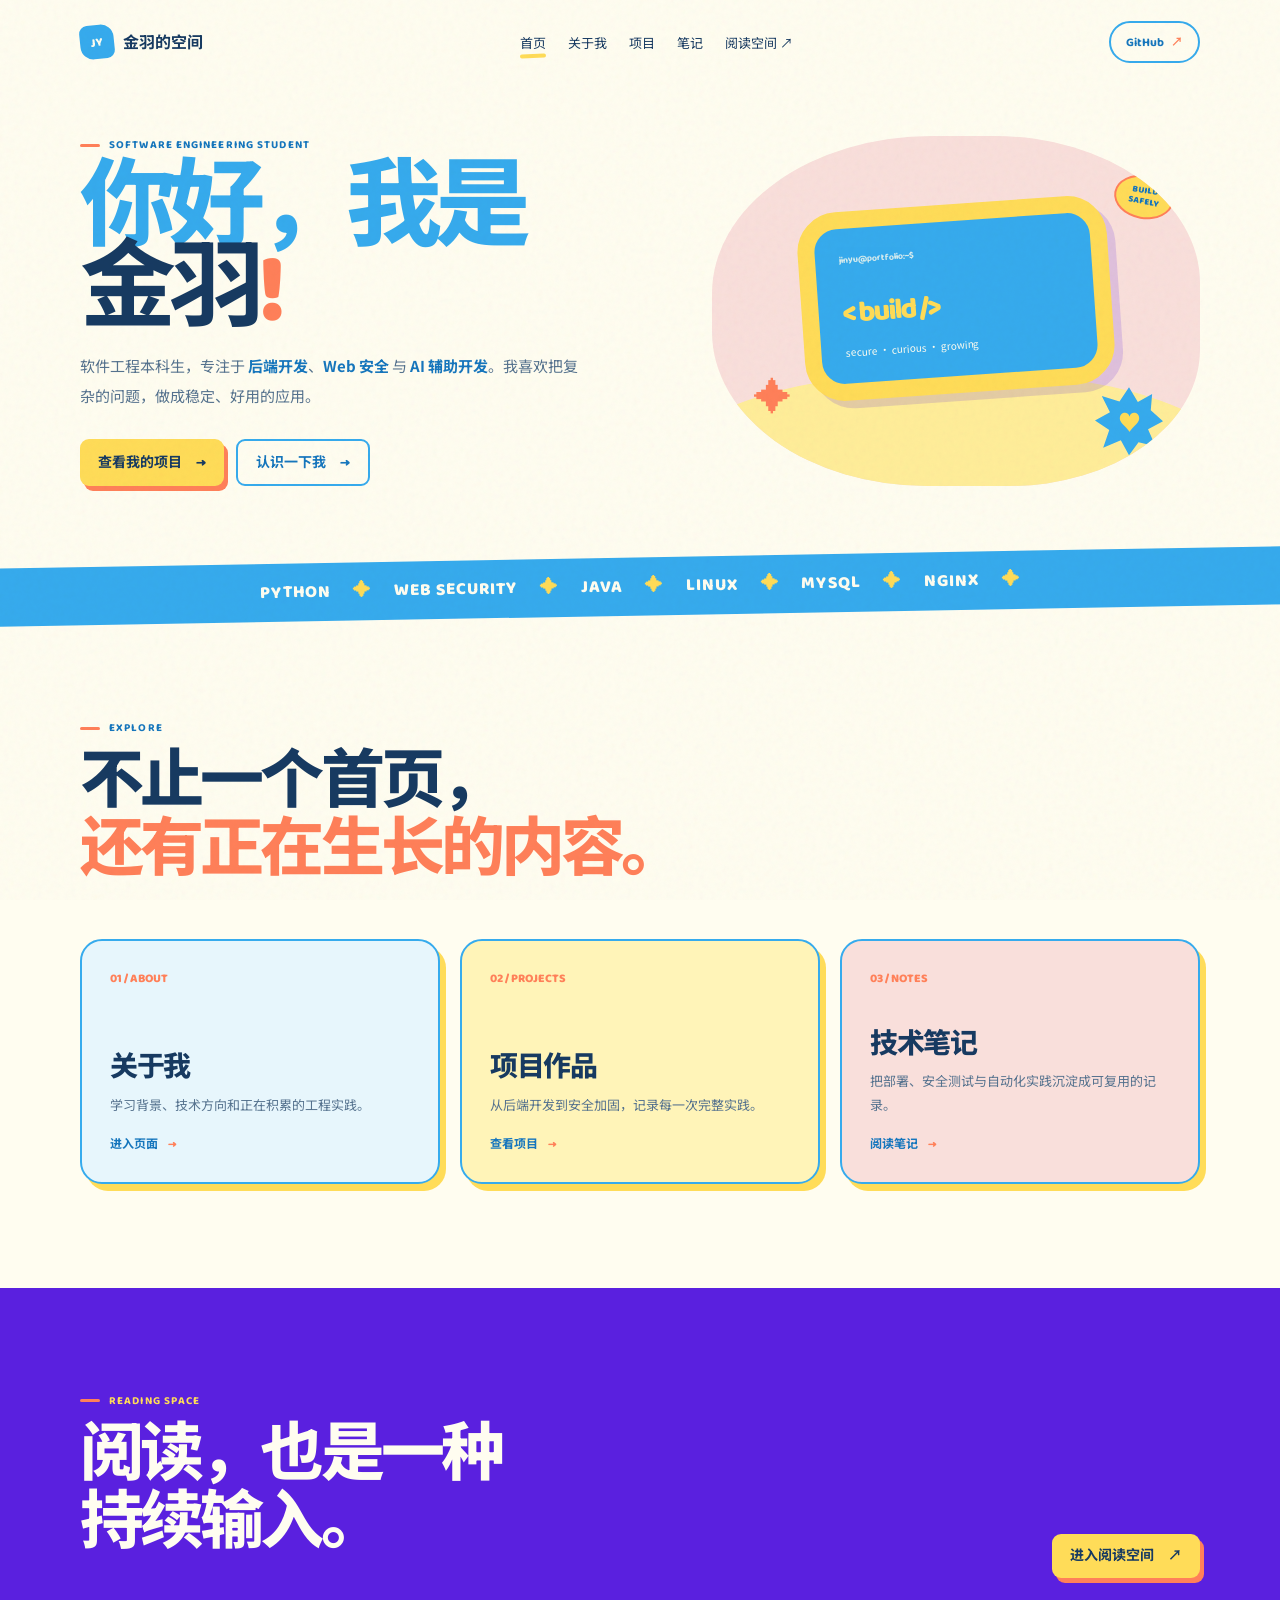
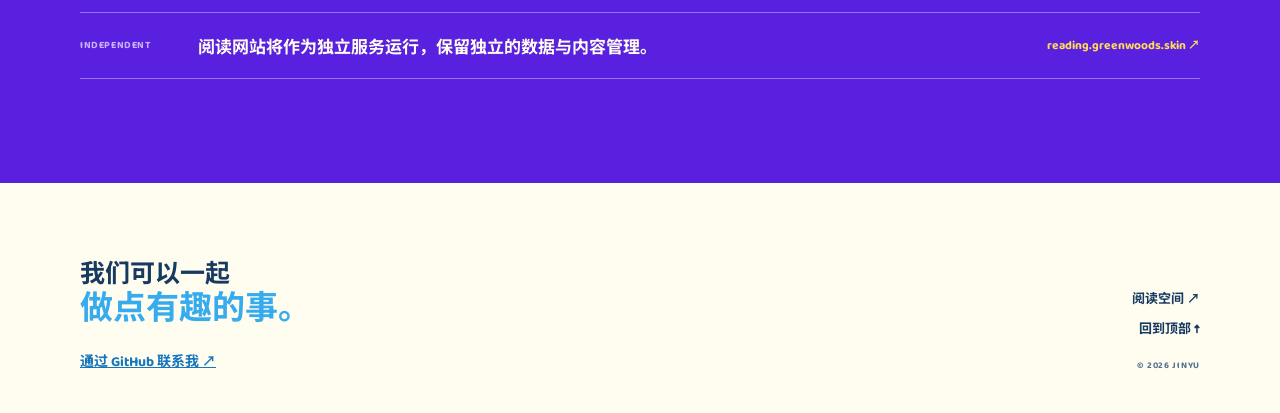
<file: portfolio/index.html>
<!doctype html>
<html lang="zh-CN">
  <head>
    <meta charset="UTF-8" />
    <meta name="viewport" content="width=device-width, initial-scale=1.0" />
    <meta name="description" content="金羽的个人网站：后端开发、Web 安全与持续学习。" />
    <title>金羽 · 个人网站</title>
    <link rel="preconnect" href="https://fonts.googleapis.com" />
    <link rel="preconnect" href="https://fonts.gstatic.com" crossorigin />
    <link href="https://fonts.googleapis.com/css2?family=Baloo+2:wght@400;500;600;700;800&family=Noto+Sans+SC:wght@400;500;600;700;800&display=swap" rel="stylesheet" />
    <link rel="stylesheet" href="assets/site.css" />
  </head>
  <body>
    <div class="grain" aria-hidden="true"></div>
    <header class="site-header wrap">
      <a class="brand" href="index.html" aria-label="金羽主页"><span class="brand-mark">JY</span><span>金羽的空间</span></a>
      <nav class="site-nav" aria-label="主导航">
        <a href="index.html" aria-current="page">首页</a>
        <a href="about.html">关于我</a>
        <a href="projects.html">项目</a>
        <a href="notes.html">笔记</a>
        <a href="https://reading.greenwoods.skin" target="_blank" rel="noopener noreferrer">阅读空间 ↗</a>
      </nav>
      <a class="header-link" href="https://github.com/Qk-max" target="_blank" rel="noopener noreferrer">GitHub <span>↗</span></a>
    </header>
    <main>
      <section class="page-hero wrap">
        <div>
          <p class="eyebrow">SOFTWARE ENGINEERING STUDENT</p>
          <h1>你好，我是<br /><strong>金羽</strong><i>!</i></h1>
          <p class="lede">软件工程本科生，专注于 <b>后端开发</b>、<b>Web 安全</b> 与 <b>AI 辅助开发</b>。我喜欢把复杂的问题，做成稳定、好用的应用。</p>
          <div class="actions"><a class="button button-primary" href="projects.html">查看我的项目 <span>→</span></a><a class="button button-quiet" href="about.html">认识一下我 <span>→</span></a></div>
        </div>
        <div class="hero-art" aria-label="代码创作主题插画"><span class="hero-sticker">BUILD<br />SAFELY</span><span class="hero-spark">✦</span><span class="hero-badge">♥</span><div class="code-window"><small>jinyu@portfolio:~$</small><b>&lt; build /&gt;</b><i>secure · curious · growing</i></div></div>
      </section>
      <section class="ribbon" aria-label="技能关键词"><div class="ribbon-inner"><span>PYTHON</span><b>✦</b><span>WEB SECURITY</span><b>✦</b><span>JAVA</span><b>✦</b><span>LINUX</span><b>✦</b><span>MYSQL</span><b>✦</b><span>NGINX</span><b>✦</b></div></section>
      <section class="section wrap">
        <div class="section-head"><div><p class="eyebrow">EXPLORE</p><h2>不止一个首页，<br /><em>还有正在生长的内容。</em></h2></div></div>
        <div class="grid">
          <article class="card"><span class="card-index">01 / ABOUT</span><h3>关于我</h3><p>学习背景、技术方向和正在积累的工程实践。</p><a class="card-link" href="about.html">进入页面 <span>→</span></a></article>
          <article class="card"><span class="card-index">02 / PROJECTS</span><h3>项目作品</h3><p>从后端开发到安全加固，记录每一次完整实践。</p><a class="card-link" href="projects.html">查看项目 <span>→</span></a></article>
          <article class="card"><span class="card-index">03 / NOTES</span><h3>技术笔记</h3><p>把部署、安全测试与自动化实践沉淀成可复用的记录。</p><a class="card-link" href="notes.html">阅读笔记 <span>→</span></a></article>
        </div>
      </section>
      <section class="section section-alt">
        <div class="wrap"><div class="section-head"><div><p class="eyebrow">READING SPACE</p><h2>阅读，也是一种<br />持续输入。</h2></div><a class="button button-primary" href="https://reading.greenwoods.skin" target="_blank" rel="noopener noreferrer">进入阅读空间 <span>↗</span></a></div><div class="timeline"><article><span>INDEPENDENT</span><h3>阅读网站将作为独立服务运行，保留独立的数据与内容管理。</h3><a href="https://reading.greenwoods.skin" target="_blank" rel="noopener noreferrer">reading.greenwoods.skin ↗</a></article></div></div>
      </section>
    </main>
    <footer class="site-footer wrap"><div><p class="footer-title">我们可以一起<br /><strong>做点有趣的事。</strong></p><a class="footer-link" href="https://github.com/Qk-max" target="_blank" rel="noopener noreferrer">通过 GitHub 联系我 ↗</a></div><div class="footer-side"><a href="https://reading.greenwoods.skin" target="_blank" rel="noopener noreferrer">阅读空间 ↗</a><a href="#top">回到顶部 ↑</a><small>© 2026 JINYU</small></div></footer>
  </body>
</html>
</file>
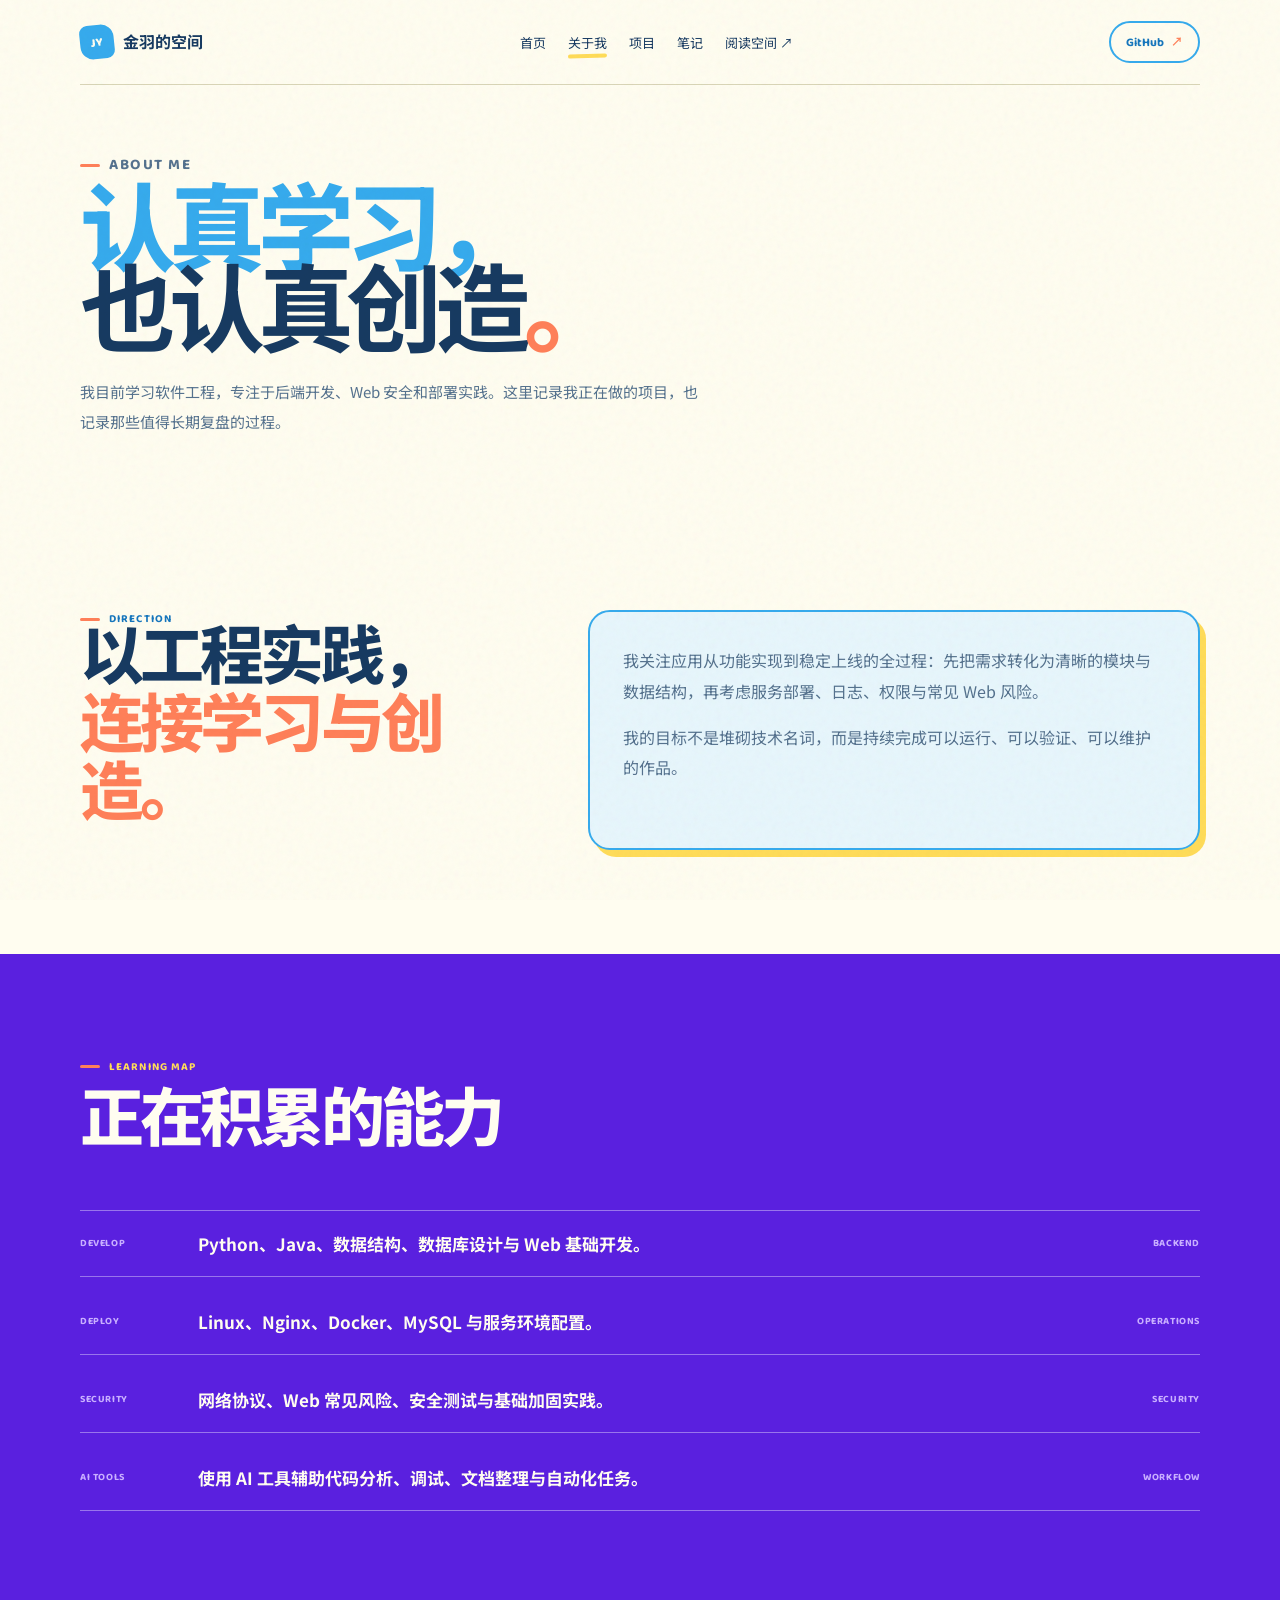
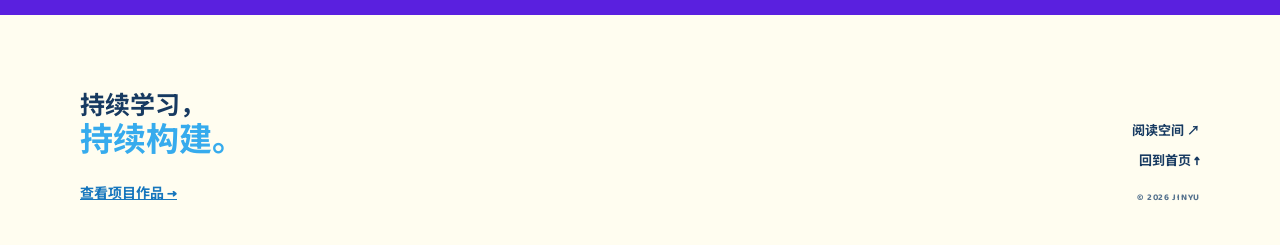
<file: portfolio/about.html>
<!doctype html>
<html lang="zh-CN">
  <head>
    <meta charset="UTF-8" />
    <meta name="viewport" content="width=device-width, initial-scale=1.0" />
    <meta name="description" content="关于金羽：软件工程、后端开发与 Web 安全实践。" />
    <title>关于我 · 金羽</title>
    <link rel="preconnect" href="https://fonts.googleapis.com" />
    <link rel="preconnect" href="https://fonts.gstatic.com" crossorigin />
    <link href="https://fonts.googleapis.com/css2?family=Baloo+2:wght@400;500;600;700;800&family=Noto+Sans+SC:wght@400;500;600;700;800&display=swap" rel="stylesheet" />
    <link rel="stylesheet" href="assets/site.css" />
  </head>
  <body>
    <div class="grain" aria-hidden="true"></div>
    <header class="site-header wrap">
      <a class="brand" href="index.html" aria-label="金羽主页"><span class="brand-mark">JY</span><span>金羽的空间</span></a>
      <nav class="site-nav" aria-label="主导航"><a href="index.html">首页</a><a href="about.html" aria-current="page">关于我</a><a href="projects.html">项目</a><a href="notes.html">笔记</a><a href="https://reading.greenwoods.skin" target="_blank" rel="noopener noreferrer">阅读空间 ↗</a></nav>
      <a class="header-link" href="https://github.com/Qk-max" target="_blank" rel="noopener noreferrer">GitHub <span>↗</span></a>
    </header>
    <main id="top">
      <section class="page-intro wrap"><p class="eyebrow">ABOUT ME</p><h1>认真学习，<br /><strong>也认真创造</strong><i>。</i></h1><p>我目前学习软件工程，专注于后端开发、Web 安全和部署实践。这里记录我正在做的项目，也记录那些值得长期复盘的过程。</p></section>
      <section class="section wrap two-col">
        <div><p class="eyebrow">DIRECTION</p><h2>以工程实践，<br /><em>连接学习与创造。</em></h2></div>
        <div class="info-box"><p>我关注应用从功能实现到稳定上线的全过程：先把需求转化为清晰的模块与数据结构，再考虑服务部署、日志、权限与常见 Web 风险。</p><p>我的目标不是堆砌技术名词，而是持续完成可以运行、可以验证、可以维护的作品。</p></div>
      </section>
      <section class="section section-alt"><div class="wrap"><div class="section-head"><div><p class="eyebrow">LEARNING MAP</p><h2>正在积累的能力</h2></div></div><div class="timeline"><article><span>DEVELOP</span><h3>Python、Java、数据结构、数据库设计与 Web 基础开发。</h3><small>BACKEND</small></article><article><span>DEPLOY</span><h3>Linux、Nginx、Docker、MySQL 与服务环境配置。</h3><small>OPERATIONS</small></article><article><span>SECURITY</span><h3>网络协议、Web 常见风险、安全测试与基础加固实践。</h3><small>SECURITY</small></article><article><span>AI TOOLS</span><h3>使用 AI 工具辅助代码分析、调试、文档整理与自动化任务。</h3><small>WORKFLOW</small></article></div></div></section>
    </main>
    <footer class="site-footer wrap"><div><p class="footer-title">持续学习，<br /><strong>持续构建。</strong></p><a class="footer-link" href="projects.html">查看项目作品 →</a></div><div class="footer-side"><a href="https://reading.greenwoods.skin" target="_blank" rel="noopener noreferrer">阅读空间 ↗</a><a href="index.html">回到首页 ↑</a><small>© 2026 JINYU</small></div></footer>
  </body>
</html>
</file>
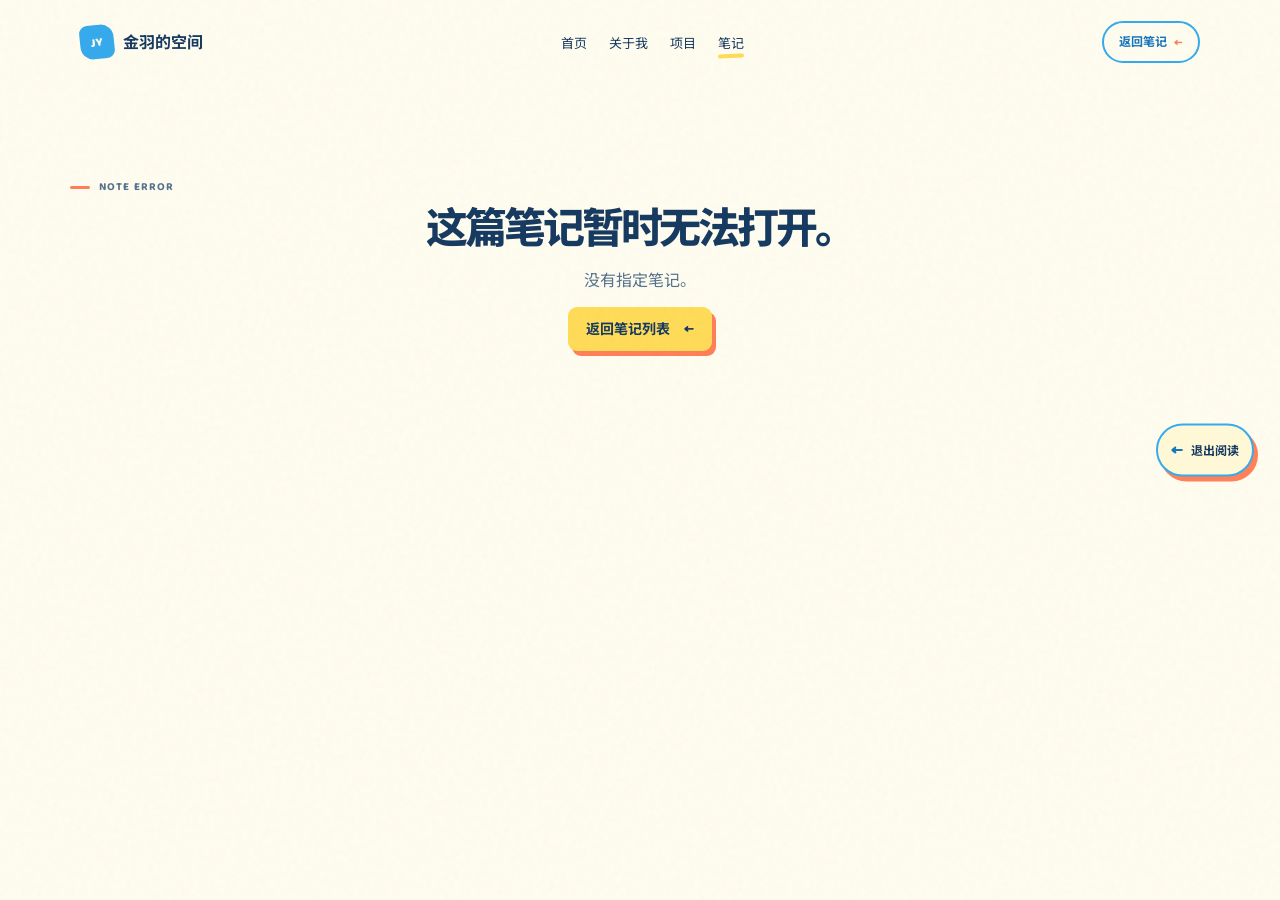
<file: portfolio/note.html>
<!doctype html>
<html lang="zh-CN">
  <head>
    <meta charset="utf-8" />
    <meta name="viewport" content="width=device-width,initial-scale=1" />
    <meta name="description" content="金羽的技术笔记" />
    <title>笔记 · 金羽</title>
    <link rel="preconnect" href="https://fonts.googleapis.com" />
    <link rel="preconnect" href="https://fonts.gstatic.com" crossorigin />
    <link href="https://fonts.googleapis.com/css2?family=Baloo+2:wght@400;500;600;700;800&family=Noto+Sans+SC:wght@400;500;600;700;800&family=DM+Mono:wght@400;500&display=swap" rel="stylesheet" />
    <link rel="stylesheet" href="assets/site.css?v=20260718-wide-reader" />
  </head>
  <body>
    <div class="grain" aria-hidden="true"></div>
    <header class="site-header wrap">
      <a class="brand" href="index.html" aria-label="金羽主页"><span class="brand-mark">JY</span><span>金羽的空间</span></a>
      <nav class="site-nav" aria-label="主导航"><a href="index.html">首页</a><a href="about.html">关于我</a><a href="projects.html">项目</a><a href="notes.html" aria-current="page">笔记</a></nav>
      <a class="header-link" href="notes.html">返回笔记 <span>←</span></a>
    </header>
    <main class="note-page">
      <article id="note" class="note-reading" aria-live="polite"><p class="note-loading">正在加载笔记…</p></article>
    </main>
    <a class="reader-exit" href="notes.html" aria-label="退出阅读并返回笔记列表"><span>←</span><b>退出阅读</b></a>
    <script src="note.js?v=20260718-wide-reader"></script>
  </body>
</html>
</file>
<file: portfolio/assets/site.css>
:root {
  --paper: #fffdf0;
  --blue: #36abed;
  --blue-deep: #1676bd;
  --yellow: #ffdc58;
  --orange: #ff8059;
  --pink: #f9dfdb;
  --purple: #5a20df;
  --ink: #173a61;
  --muted: #55728e;
  --line: #d9d5b7;
  --body: "Noto Sans SC", "PingFang SC", sans-serif;
  --fun: "Baloo 2", "Noto Sans SC", sans-serif;
}

* { box-sizing: border-box; }
html { scroll-behavior: smooth; }
body { margin: 0; color: var(--ink); background: var(--paper); font-family: var(--body); }
a { color: inherit; }
.grain { pointer-events: none; position: fixed; z-index: 10; inset: 0; opacity: .05; mix-blend-mode: multiply; background-image: url("data:image/svg+xml,%3Csvg viewBox='0 0 180 180' xmlns='http://www.w3.org/2000/svg'%3E%3Cfilter id='n'%3E%3CfeTurbulence type='fractalNoise' baseFrequency='.9' numOctaves='4' stitchTiles='stitch'/%3E%3C/filter%3E%3Crect width='100%25' height='100%25' filter='url(%23n)'/%3E%3C/svg%3E"); }
.wrap { width: min(1120px, calc(100% - 48px)); margin-inline: auto; }
.site-header { min-height: 84px; display: flex; align-items: center; justify-content: space-between; gap: 22px; }
.brand { display: flex; align-items: center; gap: 9px; flex-shrink: 0; color: var(--ink); font: 700 16px var(--fun); text-decoration: none; }
.brand-mark { display: grid; place-items: center; width: 34px; height: 34px; color: var(--paper); background: var(--blue); border-radius: 8px 13px 8px 13px; font: 800 12px var(--fun); transform: rotate(-6deg); }
.site-nav { display: flex; align-items: center; gap: 22px; }
.site-nav a { position: relative; padding: 8px 0; font-size: 13px; text-decoration: none; }
.site-nav a:hover::after, .site-nav a[aria-current="page"]::after { content: ""; position: absolute; bottom: 2px; left: 0; width: 100%; height: 4px; background: var(--yellow); border-radius: 999px; transform: rotate(-2deg); }
.header-link { padding: 9px 15px; border: 2px solid var(--blue); border-radius: 99px; color: var(--blue-deep); font: 700 12px var(--fun); text-decoration: none; }
.header-link span { color: var(--orange); margin-left: 5px; }
.page-hero { display: grid; grid-template-columns: 1fr .9fr; align-items: center; gap: 8%; min-height: 465px; padding-block: 52px 72px; }
.eyebrow { display: flex; align-items: center; gap: 9px; margin: 0; color: var(--blue-deep); font: 700 11px var(--fun); letter-spacing: .1em; }
.eyebrow::before { content: ""; width: 20px; height: 3px; border-radius: 99px; background: var(--orange); }
h1, h2, h3, p { margin-top: 0; }
h1 { margin: 18px 0; font: 800 clamp(58px, 7.5vw, 105px)/.84 var(--fun); letter-spacing: -.075em; color: var(--blue); }
h1 strong { color: var(--ink); } h1 i { color: var(--orange); font-style: normal; }
h2 { margin-bottom: 18px; font: 800 clamp(37px, 5vw, 64px)/1.06 var(--fun); letter-spacing: -.06em; }
h2 em { color: var(--orange); font-style: normal; }
.lede { max-width: 510px; color: var(--muted); font-size: 15px; line-height: 2; }
.lede b { color: var(--blue-deep); }
.actions { display: flex; flex-wrap: wrap; gap: 12px; margin-top: 28px; }
.button { display: inline-flex; align-items: center; justify-content: center; gap: 14px; min-height: 44px; padding: 10px 18px; border-radius: 9px; font: 700 14px var(--fun); text-decoration: none; transition: transform .2s ease, box-shadow .2s ease; }
.button:hover { transform: translateY(-3px) rotate(-1deg); }
.button-primary { color: var(--ink); background: var(--yellow); box-shadow: 4px 5px 0 var(--orange); }
.button-quiet { border: 2px solid var(--blue); color: var(--blue-deep); }
.hero-art { position: relative; min-height: 350px; overflow: hidden; border-radius: 45% 42% 39% 44%; background: var(--pink); }
.hero-art::before { content: ""; position: absolute; width: 115%; height: 52%; bottom: -19%; left: -8%; border-radius: 50%; background: #ffed99; }
.code-window { position: absolute; z-index: 2; top: 68px; left: 50%; width: min(75%, 310px); padding: 24px; border: 17px solid var(--yellow); border-radius: 40px; color: var(--paper); background: var(--blue); box-shadow: 8px 8px 0 rgba(90,32,223,.16); transform: translateX(-50%) rotate(-4deg); }
.code-window small { display: block; margin-bottom: 23px; font: 700 9px var(--fun); opacity: .8; }.code-window b { display: block; color: var(--yellow); font: 800 29px var(--fun); letter-spacing: -.07em; }.code-window i { display: block; margin-top: 8px; font-size: 10px; font-style: normal; }
.hero-sticker { position: absolute; z-index: 3; top: 39px; right: 26px; padding: 9px 13px; border: 2px solid var(--orange); border-radius: 50%; color: var(--blue-deep); background: var(--yellow); font: 800 9px/1.2 var(--fun); text-align: center; transform: rotate(10deg); }
.hero-spark { position: absolute; z-index: 3; bottom: 64px; left: 42px; color: var(--orange); font-size: 38px; }.hero-badge { position: absolute; z-index: 3; right: 37px; bottom: 31px; display: grid; place-items: center; width: 68px; height: 68px; color: var(--yellow); background: var(--blue); clip-path: polygon(50% 0%, 63% 22%, 84% 10%, 82% 34%, 100% 50%, 78% 62%, 89% 87%, 64% 81%, 50% 100%, 38% 78%, 12% 89%, 21% 63%, 0% 49%, 22% 37%, 10% 13%, 36% 21%); font-size: 23px; }
.ribbon { overflow: hidden; padding-block: 15px; color: var(--paper); background: var(--blue); transform: rotate(-1deg) scale(1.02); }.ribbon-inner { display: flex; justify-content: center; gap: 22px; white-space: nowrap; font: 800 17px var(--fun); letter-spacing: .05em; }.ribbon b { color: var(--yellow); }
.section { padding-block: 104px; }.section-alt { background: var(--purple); color: var(--paper); }.section-head { display: flex; align-items: end; justify-content: space-between; gap: 28px; margin-bottom: 34px; }.section-head .eyebrow { margin-bottom: 14px; }.section-head .eyebrow::before { background: var(--orange); }.section-alt .eyebrow { color: var(--yellow); }
.grid { display: grid; grid-template-columns: repeat(3, 1fr); gap: 20px; }.card { display: flex; flex-direction: column; min-height: 245px; padding: 28px; border: 2px solid var(--blue); border-radius: 22px; background: #e7f6fc; box-shadow: 6px 7px 0 var(--yellow); }.card:nth-child(2) { background: #fff4b8; }.card:nth-child(3) { background: var(--pink); }.card-index { margin-bottom: auto; color: var(--orange); font: 800 12px var(--fun); }.card h3 { margin: 23px 0 9px; font: 800 28px/1.05 var(--fun); letter-spacing: -.045em; }.card p { margin-bottom: 0; color: var(--muted); font-size: 13px; line-height: 1.8; }.card-link { margin-top: 18px; color: var(--blue-deep); font: 700 12px var(--fun); text-decoration: none; }.card-link span { color: var(--orange); margin-left: 8px; }
.feature { display: grid; grid-template-columns: .9fr 1.1fr; overflow: hidden; border: 2px solid var(--blue); border-radius: 23px; background: var(--paper); box-shadow: 8px 9px 0 var(--blue); }.feature + .feature { margin-top: 32px; }.feature-art { display: grid; place-items: center; min-height: 310px; background: var(--yellow); }.feature-art span { display: grid; place-items: center; width: 135px; height: 135px; border: 4px solid var(--purple); border-radius: 25px; color: var(--purple); background: var(--paper); font: 800 48px var(--fun); transform: rotate(-8deg); }.feature-copy { padding: 39px; }.feature-copy h3 { margin: 10px 0 15px; font: 800 clamp(28px, 3vw, 40px)/1.14 var(--fun); letter-spacing: -.06em; }.feature-copy p { color: var(--muted); font-size: 14px; line-height: 1.9; }.tags { display: flex; flex-wrap: wrap; gap: 8px; padding: 0; margin: 23px 0; list-style: none; }.tags li { padding: 5px 10px; border: 1px solid var(--blue); border-radius: 99px; color: var(--blue-deep); background: #e5f5fc; font: 700 11px var(--fun); }
.timeline { display: grid; gap: 12px; }.timeline article { display: grid; grid-template-columns: 96px 1fr auto; align-items: center; gap: 22px; padding: 20px 0; border-bottom: 1px solid rgba(255,255,255,.38); }.timeline article:first-child { border-top: 1px solid rgba(255,255,255,.38); }.timeline span, .timeline small { color: #c9afff; font: 700 10px var(--fun); letter-spacing: .06em; }.timeline h3 { margin: 0; font: 700 17px var(--body); }.timeline a { color: var(--yellow); font: 700 12px var(--fun); text-decoration: none; }
.page-intro { padding: 65px 0 54px; border-top: 1px solid var(--line); }.page-intro p { max-width: 620px; color: var(--muted); font-size: 15px; line-height: 2; }.two-col { display: grid; grid-template-columns: .8fr 1.2fr; gap: 9%; }.info-box { padding: 33px; border: 2px solid var(--blue); border-radius: 22px; background: #e7f6fc; box-shadow: 6px 7px 0 var(--yellow); }.info-box p { color: var(--muted); line-height: 1.9; }.list-clean { display: grid; gap: 15px; padding: 0; margin: 0; list-style: none; }.list-clean li { padding: 17px 0; border-bottom: 1px solid var(--line); font-size: 14px; line-height: 1.7; }.list-clean strong { display: block; color: var(--blue-deep); font: 700 14px var(--fun); }
.note-grid { display: grid; gap: 15px; }.note { display: grid; grid-template-columns: 54px 1fr auto; gap: 18px; align-items: center; padding: 24px; border: 2px solid var(--blue); border-radius: 17px; background: #e7f6fc; text-decoration: none; transition: transform .2s ease; }.note:hover { transform: translateY(-3px); }.note span { color: var(--orange); font: 800 18px var(--fun); }.note h3 { margin: 0 0 5px; font: 800 22px var(--fun); letter-spacing: -.04em; }.note p { margin: 0; color: var(--muted); font-size: 12px; }.note small { color: var(--blue-deep); font: 700 10px var(--fun); }
.site-footer { display: flex; align-items: end; justify-content: space-between; gap: 35px; min-height: 230px; padding-block: 57px 40px; }.footer-title { margin-bottom: 16px; font: 700 25px/1.22 var(--fun); }.footer-title strong { color: var(--blue); font-size: 33px; }.footer-link { color: var(--blue-deep); font: 700 14px var(--fun); }.footer-side { display: flex; flex-direction: column; align-items: end; gap: 8px; }.footer-side a { font: 700 13px var(--fun); text-decoration: none; }.footer-side small { margin-top: 10px; color: var(--muted); font: 700 9px var(--fun); letter-spacing: .08em; }
@media (max-width: 760px) { .wrap { width: min(100% - 32px, 560px); }.site-header { min-height: 70px; }.site-nav { display: none; }.page-hero, .two-col, .feature { grid-template-columns: 1fr; }.page-hero { min-height: 0; padding-block: 37px 50px; }.hero-art { min-height: 305px; }.code-window { top: 55px; }.section { padding-block: 75px; }.section-head, .site-footer { align-items: start; flex-direction: column; }.grid { grid-template-columns: 1fr; }.card { min-height: 200px; }.timeline article { grid-template-columns: 48px 1fr; gap: 13px; }.timeline a { grid-column: 2; }.note { grid-template-columns: 39px 1fr; gap: 12px; }.note small { grid-column: 2; }.footer-side { align-items: start; }.header-link { padding-inline: 11px; } }

/* Single-note reading view */
.note-page { width:min(1280px,calc(100% - 64px)); margin-inline:auto; padding:34px 0 110px; }.note-reading { width:min(1180px,100%); margin-inline:auto; }.note-loading { padding:80px 0; color:var(--muted); text-align:center; }.note-hero { padding:42px 20px 38px; }.note-back { display:inline-flex; align-items:center; gap:7px; margin-bottom:25px; color:var(--blue-deep); font:700 13px var(--fun); text-decoration:none; }.note-back:hover { color:var(--orange); }.note-hero .eyebrow { margin-bottom:15px; }.note-hero h1 { max-width:980px; margin:0; color:var(--ink); font:800 clamp(40px,6vw,72px)/1.04 var(--fun); letter-spacing:-.07em; }.note-summary { max-width:820px; margin:22px 0 0; color:var(--muted); font-size:17px; line-height:1.85; }.note-tags { display:flex; flex-wrap:wrap; gap:8px; margin-top:23px; }.note-tags span { padding:5px 10px; border:1px solid var(--blue); border-radius:999px; color:var(--blue-deep); background:#e9f8ff; font:700 11px var(--fun); }.reader-exit { position:fixed; z-index:20; top:50%; right:26px; display:flex; align-items:center; gap:8px; padding:11px 13px; border:2px solid var(--blue); border-radius:999px; color:var(--ink); background:#fff8d6; box-shadow:4px 5px 0 var(--orange); font:700 12px var(--fun); text-decoration:none; transform:translateY(-50%); transition:transform .2s ease,box-shadow .2s ease; }.reader-exit:hover { box-shadow:6px 7px 0 var(--orange); transform:translateY(calc(-50% - 3px)) rotate(-1deg); }.reader-exit span { color:var(--blue-deep); font-size:17px; }.markdown-body { padding:56px clamp(34px,6vw,88px); border:2px solid var(--blue); border-radius:25px; background:#fffefa; box-shadow:8px 9px 0 var(--yellow); color:#264969; font-size:16px; line-height:2; }.markdown-body h1,.markdown-body h2,.markdown-body h3,.markdown-body h4 { scroll-margin-top:25px; color:var(--ink); font-family:var(--fun); letter-spacing:-.05em; }.markdown-body h1 { margin:56px 0 18px; font-size:42px; line-height:1.15; }.markdown-body h2 { margin:58px 0 17px; padding-bottom:12px; border-bottom:2px solid #d8ecf5; font-size:32px; line-height:1.2; }.markdown-body h3 { margin:38px 0 12px; font-size:24px; }.markdown-body h4 { margin:28px 0 10px; font-size:19px; }.markdown-body h1:first-child,.markdown-body h2:first-child { margin-top:0; }.markdown-body p { margin:0 0 19px; }.markdown-body a { color:var(--blue-deep); font-weight:700; text-decoration-color:var(--orange); text-underline-offset:3px; }.markdown-body strong { color:var(--ink); }.markdown-body code { padding:2px 6px; border-radius:5px; color:#4a25ad; background:#f2edff; font:500 .88em "DM Mono",monospace; }.markdown-body pre { overflow:auto; margin:25px 0; padding:21px; border:1px solid #efcf72; border-radius:14px; color:#3e3420; background:#fff3bd; box-shadow:5px 6px 0 #f3d885; line-height:1.7; }.markdown-body pre code { padding:0; color:inherit; background:transparent; font-size:13px; }.markdown-body .is-mermaid { color:#3e3420; background:#fff8d6; }.markdown-body ul,.markdown-body ol { margin:0 0 22px; padding-left:25px; }.markdown-body li { margin:8px 0; padding-left:4px; }.markdown-body li::marker { color:var(--orange); font-weight:800; }.markdown-body hr { height:2px; margin:40px 0; border:0; background:#d8ecf5; }.markdown-callout { margin:26px 0; padding:18px 20px; border-left:5px solid var(--blue); border-radius:0 13px 13px 0; background:#eaf8ff; }.markdown-callout b { display:block; margin-bottom:5px; color:var(--blue-deep); font:800 11px var(--fun); letter-spacing:.1em; }.markdown-callout p { margin:0; }.markdown-callout.important { border-color:var(--orange); background:#fff1e9; }.markdown-callout.warning,.markdown-callout.caution { border-color:#cf851c; background:#fff7cf; }.markdown-table-wrap { overflow:auto; margin:26px 0; border:1px solid #d8ecf5; border-radius:13px; }.markdown-body table { width:100%; border-collapse:collapse; font-size:14px; line-height:1.6; }.markdown-body th,.markdown-body td { min-width:120px; padding:12px 14px; border-bottom:1px solid #d8ecf5; text-align:left; vertical-align:top; }.markdown-body th { color:var(--ink); background:#eaf8ff; font:700 12px var(--fun); }.markdown-body tr:last-child td { border-bottom:0; }.note-error { padding:60px 20px; text-align:center; }.note-error h1 { color:var(--ink); font-size:42px; }.note-error p { color:var(--muted); }
@media (max-width:760px) { .note-page { width:min(100% - 32px,640px); padding-top:15px; }.note-hero { padding:28px 0 30px; }.note-hero h1 { font-size:43px; }.note-summary { font-size:15px; }.reader-exit { top:auto; right:18px; bottom:18px; transform:none; }.reader-exit:hover { transform:translateY(-3px) rotate(-1deg); }.markdown-body { padding:32px 22px; border-radius:19px; font-size:15px; line-height:1.9; }.markdown-body h1 { font-size:34px; }.markdown-body h2 { margin-top:43px; font-size:28px; }.markdown-body h3 { font-size:22px; }.markdown-body pre { margin-inline:-4px; padding:16px; }.markdown-body table { font-size:13px; } }
</file>
